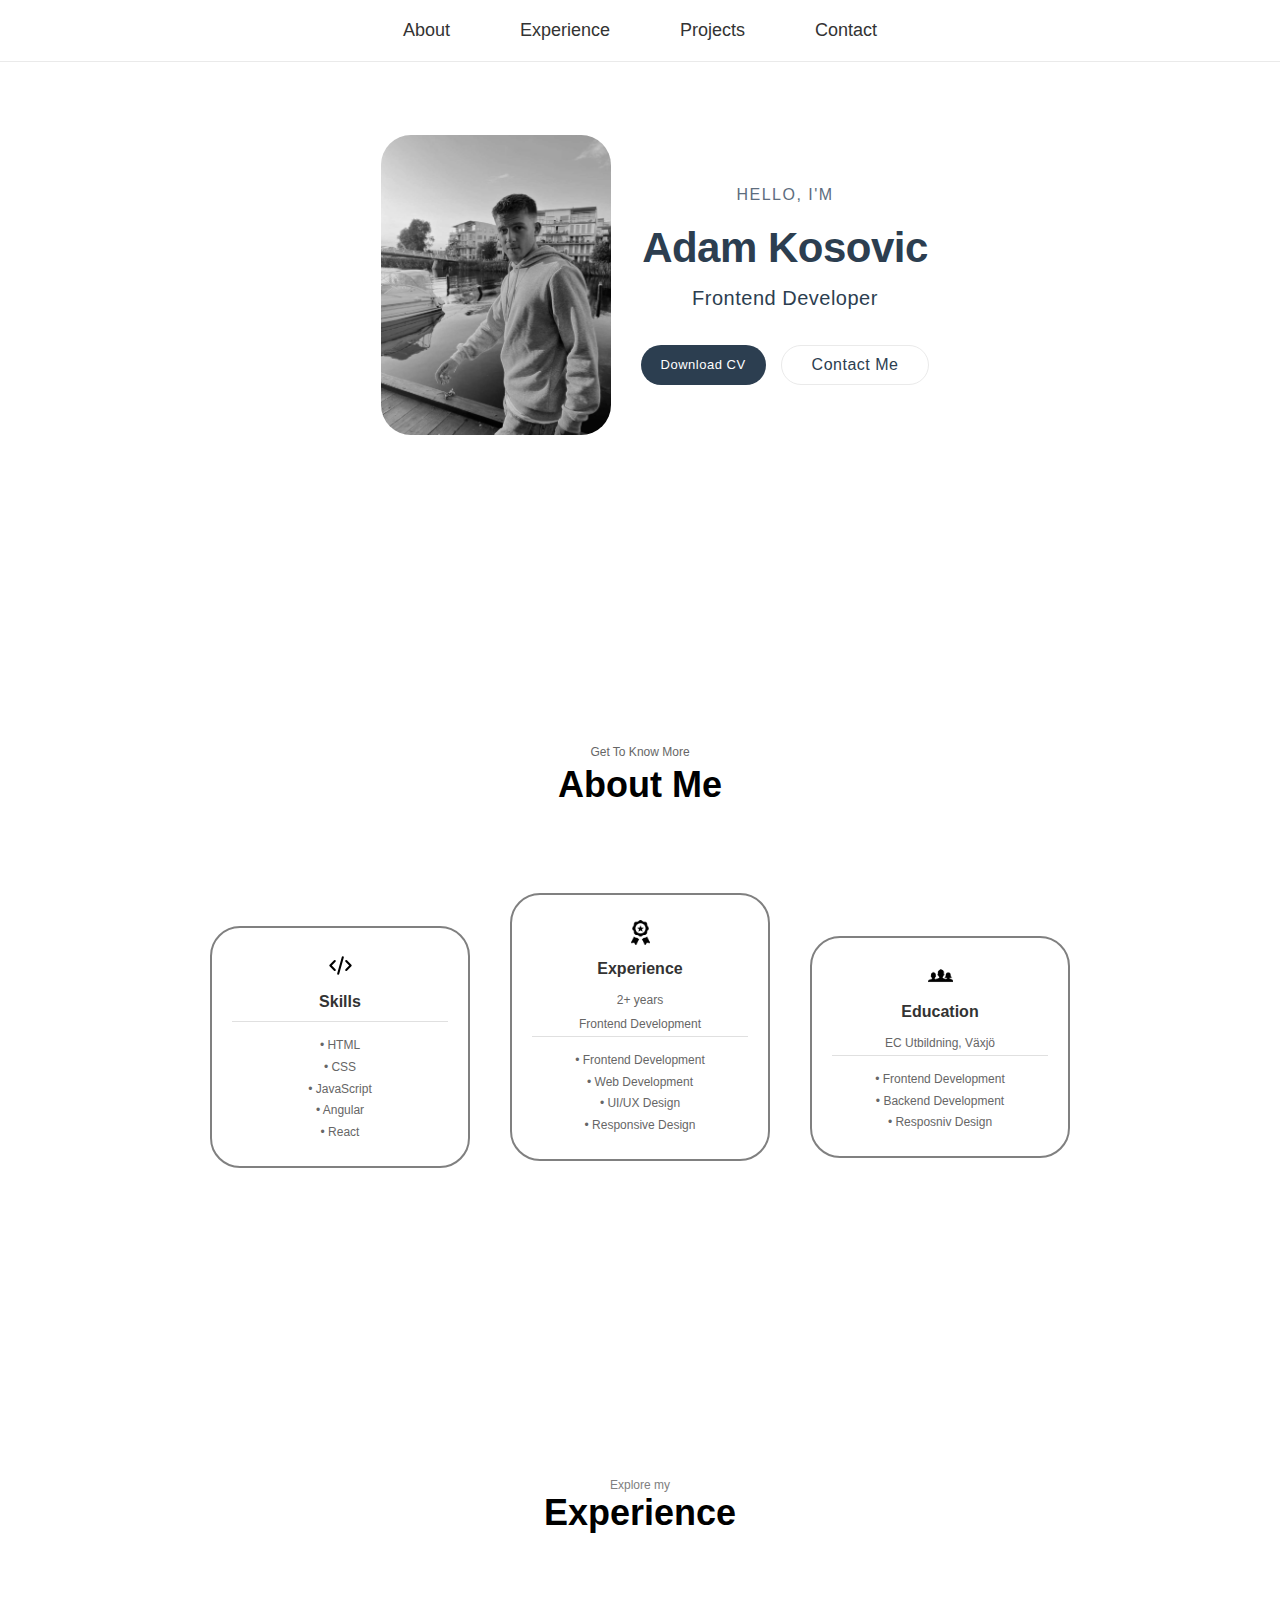
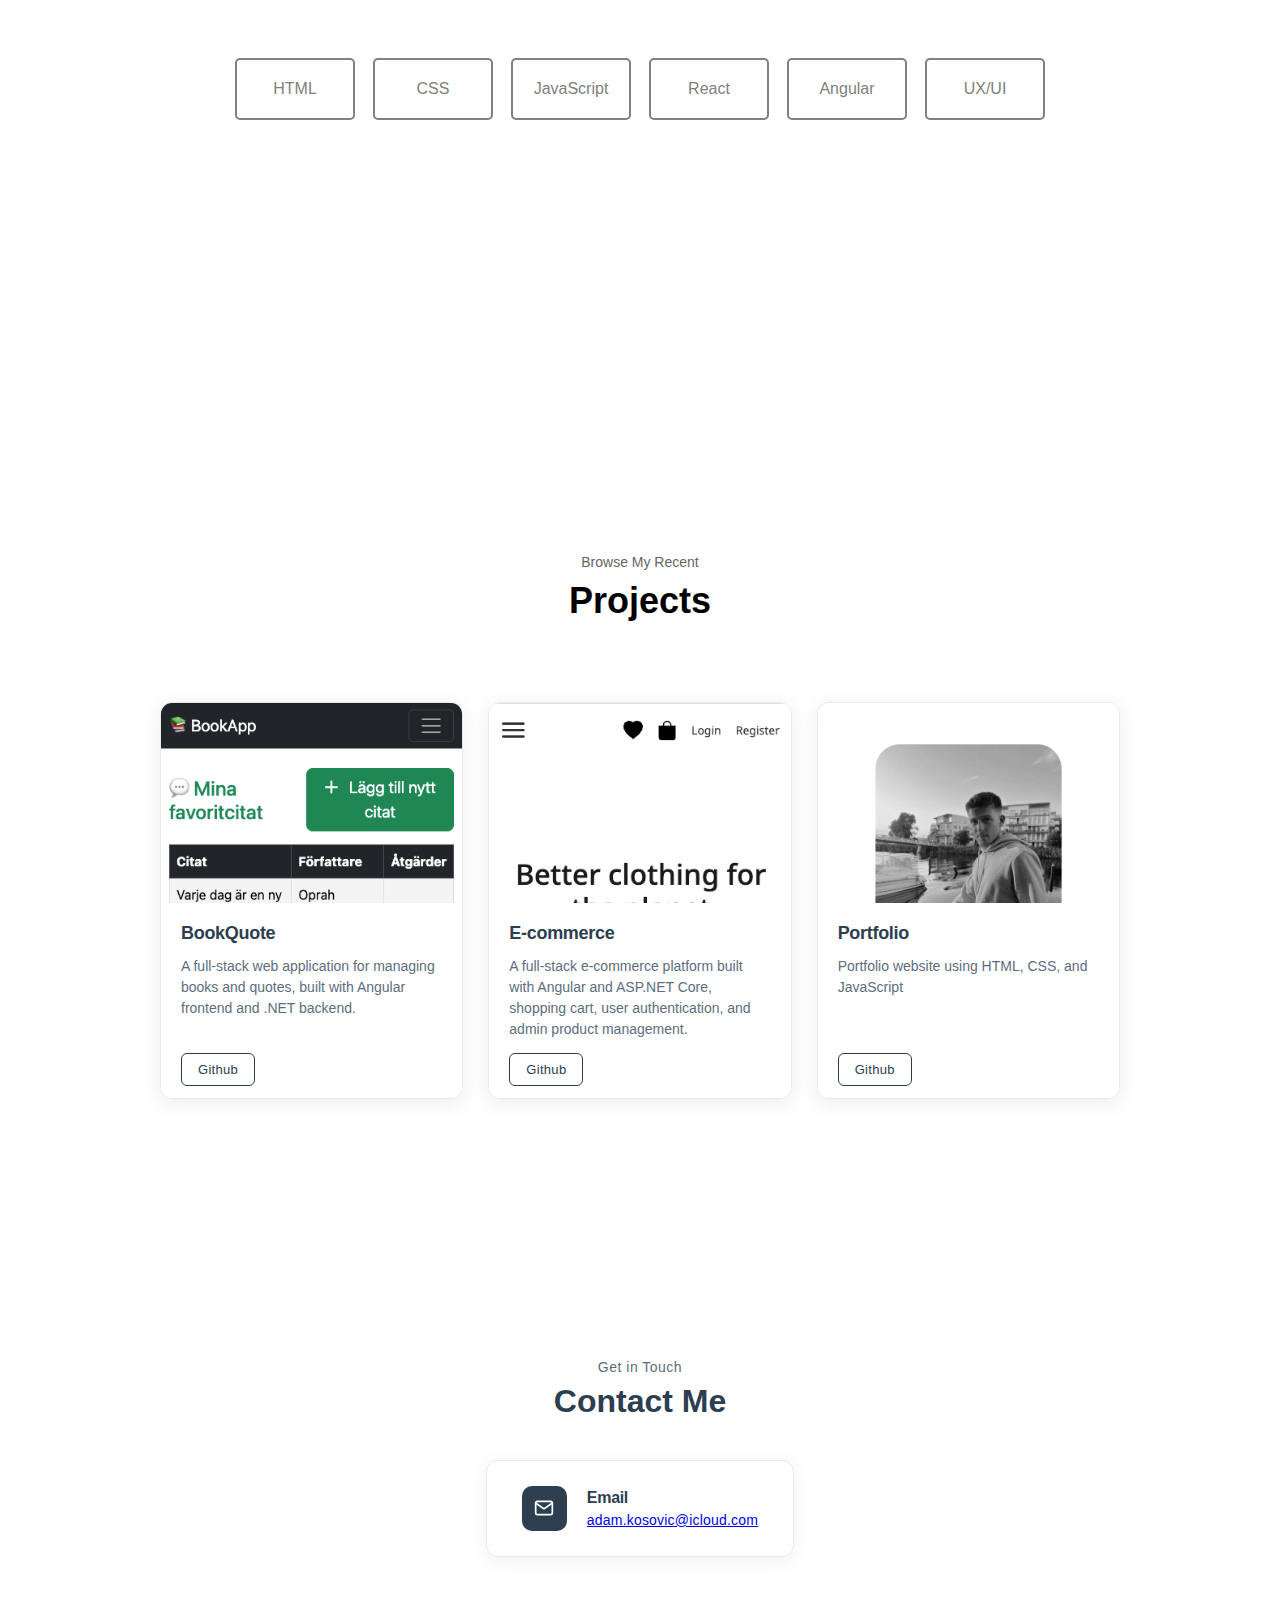
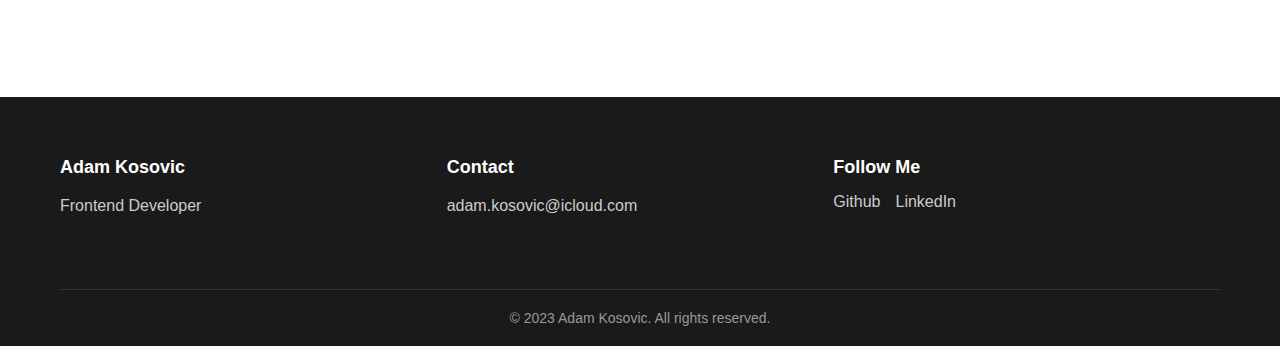
<file: docs/index.html>
<!DOCTYPE html>
<html lang="en">
  <head>
    <meta charset="UTF-8" />
    <meta name="viewport" content="width=device-width, initial-scale=1.0" />
    <title>Portfolio</title>
    <link rel="stylesheet" href="style.css" />
    <script src="script.js" defer></script>
  </head>
  <body>
      <header class="top-nav">
        <nav class="top-nav-container">
          <ul class="top-nav-list">
            <li><a href="#about" class="nav-link">About</a></li>
            <li><a href="#experience" class="nav-link">Experience</a></li>
            <li><a href="#projects" class="nav-link">Projects</a></li>
            <li><a href="#contact" class="nav-link">Contact</a></li>
          </ul>
        </nav>
      </header>
      <section>
        <div class="body-container">
          <div class="profile-div-img">
            <img
              src="https://adamkosovic.github.io/portfolio/image/IMG_7302 2.jpg"
              alt="Profilbild"
              class="profile-img"
            />
          </div>
          <div class="profile-info">
            <p>Hello, I'm</p>
            <h2>Adam Kosovic</h2>
            <h4>Frontend Developer</h4>
            <div>
              <button class="profile-button1">Download CV</button>
              <button class="profile-button2">
              <a href="mailto:adam.kosovic@icloud.com" target="_blank">Contact Me</a> 
            </div>
          </div>
        </div>
      </section>
      <section id="about">
        <div class="aboutMe">
          <div class="aboutMe-titel">
            <p>Get To Know More</p>
            <h2>About Me</h2>
          </div>
          <div class="aboutMe-2">
            <div class="aboutMe-info">
              <div class="aboutMe-info-detail">
                <img
                  src="./image/skillsIcon.svg"
                  alt="skills"
                  class="aboutMe-icon"
                />
                <h5>Skills</h5>
                <div class="skills-details">
                  <p>• HTML</p>
                  <p>• CSS</p>
                  <p>• JavaScript</p>
                  <p>• Angular</p>
                  <p>• React</p>
                </div>
              </div>
              <div class="aboutMe-info-detail">
                <img
                  src="https://adamkosovic.github.io/portfolio/image/medal.webp"
                  alt="medalj"
                  class="aboutMe-icon"
                />
                <h5>Experience</h5>
                <p>2+ years</p>
                <p>Frontend Development</p>
                <div class="experience-details">
                  <p>• Frontend Development</p>
                  <p>• Web Development</p>
                  <p>• UI/UX Design</p>
                  <p>• Responsive Design</p>
                </div>
              </div>
              <div class="aboutMe-info-detail">
                <img
                  src="https://adamkosovic.github.io/portfolio/image/education.webp"
                  alt="group-people"
                  class="aboutMe-icon"
                />
                <h5>Education</h5>
                <p>EC Utbildning, Växjö</p>
                <div class="education-details">
                  <p>• Frontend Development</p>
                  <p>• Backend Development</p>
                  <p>• Resposniv Design</p>
                </div>
              </div>
            </div>
          </div>
        </div>
      </section>
      <section id="experience">
        <div class="section-experiance">
          <div class="div-experiance">
            <p>Explore my</p>
            <h2>Experience</h2>
          </div>
          <div>
            <div class="experaince-list">
              <ul>
                <li>HTML</li>
                <li>CSS</li>
                <li>JavaScript</li>
                <li>React</li>
                <li>Angular</li>
                <li>UX/UI</li>
              </ul>
            </div>
          </div>
        </div>
      </section>
      <section id="projects">
        <div class="section-projects">
          <div class="div-projects">
            <p>Browse My Recent</p>
            <h2>Projects</h2>
          </div>
          <div class="projects-container">
            <div class="project-card">
              <div class="project-image">
                <img src="./image/bookquote.png" alt="BookQuote" />
              </div>
              <div class="project-content">
                <h3>BookQuote</h3>
                <p>
                  A full-stack web application for managing books and quotes,
                  built with Angular frontend and .NET backend.
                </p>
                <div class="project-links">
                  <a
                    href="https://github.com/adamkosovic/BookQuote"
                    target="_blank"
                    class="project-button"
                    >Github</a
                  >
                </div>
              </div>
            </div>

            <div class="project-card">
              <div class="project-image">
                <img src="./image/e-commerce.png" alt="E-commerce" />
              </div>
              <div class="project-content">
                <h3>E-commerce</h3>
                <p>
                  A full-stack e-commerce platform built with Angular and ASP.NET
                  Core, shopping cart, user authentication, and admin product
                  management.
                </p>
                <div class="project-links">
                  <a
                    href="https://github.com/adamkosovic/E-commerce"
                    target="_blank"
                    class="project-button"
                    >Github</a
                  >
                </div>
              </div>
            </div>

            <div class="project-card">
              <div class="project-image">
                <img src="./image/portfolio.png" alt="Project Three" />
              </div>
              <div class="project-content">
                <h3>Portfolio</h3>
                <p>Portfolio website using HTML, CSS, and JavaScript</p>
                <div class="project-links">
                  <a
                    href="https://github.com/adamkosovic/Portfolio"
                    target="_blank"
                    class="project-button"
                    >Github</a
                  >
                </div>
              </div>
            </div>
          </div>
        </div>
      </section>
      <section id="contact">
        <div class="section-contactMe">
          <div class="div-contactMe">
            <p>Get in Touch</p>
            <h2>Contact Me</h2>
          </div>
          <div class="contact-container">
            <div class="contact-card">
              <div class="contact-icon">
                <svg
                  xmlns="http://www.w3.org/2000/svg"
                  width="24"
                  height="24"
                  viewBox="0 0 24 24"
                  fill="none"
                  stroke="currentColor"
                  stroke-width="2"
                  stroke-linecap="round"
                  stroke-linejoin="round"
                >
                  <path
                    d="M4 4h16c1.1 0 2 .9 2 2v12c0 1.1-.9 2-2 2H4c-1.1 0-2-.9-2-2V6c0-1.1.9-2 2-2z"
                  ></path>
                  <polyline points="22,6 12,13 2,6"></polyline>
                </svg>
              </div>
              <div class="contact-info">
                <h3>Email</h3>
                <p>
                  <a
                    href="mailto:adam.kosovic@icloud.com"
                    class="contact-email-link"
                    >adam.kosovic@icloud.com</a
                  >
                </p>
              </div>
            </div>
          </div>
        </div>
      </section>
      <footer class="footer">
        <div class="footer-container">
          <div class="footer-content">
            <div class="footer-section">
              <h3>Adam Kosovic</h3>
              <p>Frontend Developer</p>
            </div>
            <div class="footer-section">
              <h3>Contact</h3>
              <p>
                <a href="mailto:adam.kosovic@icloud.com" class="email-link"
                  >adam.kosovic@icloud.com</a
                >
              </p>
            </div>
            <div class="footer-section">
              <h3>Follow Me</h3>
              <div class="social-links">
                <a
                  href="https://github.com/adamkosovic"
                  class="social-link"
                  target="_blank"
                  >Github</a
                >
                <a
                  href="https://www.linkedin.com/in/adamkosovic/"
                  class="social-link"
                  target="_blank"
                  >LinkedIn</a
                >
              </div>
            </div>
          </div>
          <div class="footer-bottom">
            <p>&copy; 2023 Adam Kosovic. All rights reserved.</p>
          </div>
        </div>
      </footer>
  </body>
</html>
</file>
<file: docs/style.css>
* {
  font-family: Arial, Helvetica, sans-serif;
  margin: 0;
  padding: 0;
  box-sizing: border-box;
}

html, body {
  overflow-x: hidden;
  width: 100%;
  max-width: 100%;
}

/* plats för fixed navbaren – justera höjden vid behov */
body {
  padding-top: 70px;
}

/* sektioner */
.section-experiance,
.section-projects,
.section-contactMe,
.footer {
  width: 100%;
  position: relative;
  overflow-x: visible;
  box-sizing: border-box;
}

/* NAVBAR – det här gör att den hänger med */
.top-nav {
  position: fixed;
  top: 0;
  left: 0;
  width: 100%;
  z-index: 999;
  background-color: white;
  border-bottom: 1px solid #eaeaea;
}

/* innehållet i navbaren */
.top-nav-container {
  display: flex;
  justify-content: center;
  margin: 0 auto;
  max-width: 1200px;
  width: 100%;
  padding: 20px;
}

.top-nav-list {
  display: flex;
  list-style: none;
  gap: 50px;
  margin: 0;
  padding: 0;
}

.top-nav-list li a {
  text-decoration: none;
  color: #333;
  font-size: 18px;
  padding: 5px 10px;
  border-radius: 4px;
  transition: color 0.3s ease, background 0.3s ease;
}
.nav-container h2 {
  font-size: 28px;
  font-weight: 700;
  margin: 0;
}

.nav-div-ul {
  display: flex;
}

.nav-list {
  display: flex;
}

.nav-list li {
  list-style: none;
  margin-right: 50px;
  display: flex;
  align-items: center;
  cursor: pointer;
  font-size: 22px;
}

.nav-list li a {
  text-decoration: none;
  color: #333;
  transition: color 0.3s ease;
  padding: 5px 10px;
  border-radius: 4px;
}

.nav-list li a:hover {
  color: #333;
}

.nav-list li a.active {
  color: #333;
  background-color: rgba(0, 123, 255, 0.1);
}


/* Nav slutar */

.body-container {
  display: flex;
  justify-content: center;
  align-items: center;
  min-height: auto;
  padding: 35px;
  margin: 0 auto;
  max-width: 900px;
  margin-bottom: 120px;
}

.profile-div-img {
  display: flex;
  justify-content: center;
  align-items: center;
  gap: 50px;
  padding: 30px;
}

.profile-img {
  height: 300px;
  width: 230px;
  border-radius: 30px;
}

.profile-info {
  text-align: center;
  padding: 0;
  background: transparent;
  border: none;
  box-shadow: none;
  width: auto;
  height: auto;
  display: flex;
  flex-direction: column;
  justify-content: center;
  align-items: center;
}

.profile-info p {
  font-size: 16px;
  font-weight: 500;
  color: #5d6d7e;
  letter-spacing: 1.5px;
  text-transform: uppercase;
  margin-bottom: 20px;
}

.profile-info h2 {
  font-size: 42px;
  margin-bottom: 15px;
  font-weight: 600;
  color: #2c3e50;
  letter-spacing: -0.5px;
}

.profile-info h4 {
  font-size: 20px;
  font-weight: 500;
  margin-bottom: 35px;
  color: #2c3e50;
  letter-spacing: 0.5px;
}

.profile-info a {
  text-decoration: none;
  color: #2c3e50;
  font-size: 16px;
  font-weight: 500;
  transition: all 0.3s ease;
  padding: 5px 10px;
  border-radius: 4px;
}

.profile-info div {
  display: flex;
  gap: 15px;
}

.profile-button1,
.profile-button2 {
  padding: 12px 25px;
  font-size: 15px;
  border-radius: 25px;
}

.profile-button1 {
  border: none;
  background-color: #2c3e50;
  color: white;
  padding: 10px 20px;
  border-radius: 25px;
  cursor: pointer;
  font-size: 13px;
  font-weight: 500;
  transition: all 0.3s ease;
  letter-spacing: 0.5px;
}

.profile-button2 {
  background-color: white;
  color: #2c3e50;
  padding: 10px 20px;
  border-radius: 25px;
  border: 1px solid #eaeaea;
  cursor: pointer;
  font-size: 13px;
  font-weight: 500;
  transition: all 0.3s ease;
  letter-spacing: 0.5px;
}

.profile-button1:hover,
.profile-button2:hover {
  transform: translateY(-2px);
  box-shadow: 0 4px 12px rgba(44, 62, 80, 0.15);
}

.profile-button1:hover {
  background-color: #1a252f;
}

.profile-button2:hover {
  background-color: #f8f9fa;
}

/* Profile slutar */


.aboutMe {
  padding: 120px 20px;
  margin-bottom: 60px;
  margin-top: 60px;
}

.aboutMe-titel {
  display: flex;
  flex-direction: column;
  align-items: center;
  margin: 0px;
  margin-bottom: 80px;
}

.aboutMe-titel p {
  font-size: 12px;
  color: grey;
  font-weight: 400;
}

.aboutMe-titel h2{
  margin: 0px;
  font-size: 36px;
  font-weight: 600;
}

.aboutMe-img {
  height: 300px;
  width: 230px;
  border-radius: 30px;
}

.aboutMe-2 {
  display: flex;
  flex-direction: column;
}

.aboutMe-info {
  display: flex;
  justify-content: center;
  gap: 20px;
  align-items: center;
  flex-wrap: wrap;
}

.aboutMe-info-detail {
  border: 2px solid grey;
  border-radius: 30px;
  text-align: center;
  margin: 10px;
  margin-top: 30px;
  height: auto;
  width: 230px;
  padding: 20px;
  display: flex;
  flex-direction: column;
  flex: 1;
  min-width: 230px;
  max-width: 260px;
}

.aboutMe-info-detail:nth-child(1),
.aboutMe-info-detail:nth-child(3) {
  margin-top: 40px;
}

.aboutMe-info-detail:nth-child(2) {
  margin-top: 0;
}

.experience-details,
.education-details,
.skills-details {
  padding-top: 10px;
  border-top: 1px solid #e0e0e0;
  text-align: center;
}

.experience-details p,
.education-details p,
.skills-details p {
  font-size: 12px;
  color: #666;
  margin: 5px 0;
  line-height: 1.4;
  text-align: center;
}

.aboutMe h5 {
  font-size: 16px;
  margin: 10px 0;
  color: #333;
  text-align: center;
}

.aboutMe p {
  font-size: 12px;
  color: #666;
  font-weight: 400;
  margin: 5px 0;
  text-align: center;
}

.aboutMe-icon {
  height: 25px;
  width: 25px;
  margin: 5px auto;
  display: block;
}

.aboutMe-info-text {
  padding: 50px;
}

/* Nästa sektion */

.section-experiance {
  padding: 120px 20px;
  background-color: white;
  margin-bottom: 60px;
}

.div-experiance {
  display: flex;
  flex-direction: column;
  align-items: center;
  margin-bottom: 80px;
}

.div-experiance  p {
  font-size: 12px;
  color: grey;
  font-weight: 400;
}

.div-experiance  h2{
  margin: 0px;
  font-size: 36px;
  font-weight: 600;
}

.experaince-list {
  max-width: 1200px;
  margin: 50px auto 0;
  text-align: center;
}

.experaince-list ul {
  padding: 20px;
  height: 150px;
  display: flex;
  align-items: center;
  justify-content: center;
  flex-wrap: wrap;
  gap: 10px;
}

.experaince-list li {
  list-style: none;
  margin: 4px;
  border: 2px solid grey;
  color: grey;
  border-radius: 5px;
  padding: 20px;
  text-align: center;
  min-width: 120px;
}

/* Nästa sektion */

#projects {
  margin-top: 150px;
}

.section-projects {
  margin-top: 100px;
  padding: 120px 20px;
  background-color: white;
  margin-bottom: 60px;
}

.div-projects {
  text-align: center;
  margin-bottom: 80px;
}

.div-projects p {
  color: #666;
  font-size: 14px;
  margin-bottom: 10px;
}

.div-projects h2 {
  font-size: 36px;
  font-weight: 600;
  margin: 0;
}

.projects-container {
  display: grid;
  grid-template-columns: repeat(3, 1fr);
  gap: 25px;
  max-width: 1000px;
  margin: 0 auto;
  padding: 0 20px;
  grid-auto-rows: 1fr;
}

.project-card {
  display: flex;
  flex-direction: column;
  background: white;
  border-radius: 12px;
  overflow: hidden;
  box-shadow: 0 4px 20px rgba(0, 0, 0, 0.08);
  transition: all 0.3s ease;
  border: 1px solid #eaeaea;
  max-width: 320px;
  margin: 0 auto;
  height: 100%;
}


.project-image {
  width: 100%;
  height: 200px;
  overflow: hidden;
  position: relative;
}

.project-image img {
  width: 100%;
  object-fit: contain;
  transition: transform 0.4s ease;
}

.project-content {
  display: flex;
  flex-direction: column;
  padding: 20px;
  background: white;
  flex: 1;
}

.project-content h3 {
  margin: 0 0 12px 0;
  font-size: 18px;
  font-weight: 600;
  color: #2c3e50;
  letter-spacing: -0.3px;
}

.project-content p {
  color: #5d6d7e;
  font-size: 14px;
  margin-bottom: 20px;
  line-height: 1.5;
}

.project-links {
  margin-top: auto;     
  align-self: flex-start; 
}

.project-button {
  padding: 8px 16px;
  border-radius: 6px;
  text-decoration: none;
  font-size: 13px;
  font-weight: 500;
  transition: all 0.3s ease;
  letter-spacing: 0.3px;
}

.project-button:first-child {
  background-color: #2c3e50;
  color: white;
  border: 1px solid #2c3e50;
}

.project-button:last-child {
  background-color: transparent;
  color: #2c3e50;
  border: 1px solid #2c3e50;
}

.project-button:hover {
  transform: translateY(-2px);
  box-shadow: 0 4px 12px rgba(44, 62, 80, 0.15);
}

.project-button:first-child:hover {
  background-color: #1a252f;
  border-color: #1a252f;
}

.project-button:last-child:hover {
  background-color: #f8f9fa;
}

@media (max-width: 768px) {
  .projects-container {
    grid-template-columns: repeat(2, 1fr);
    gap: 20px;
  }
  
  .project-card {
    max-width: 280px;
  }

  .top-nav-container {
    padding: 10px 12px;
  }

  .top-nav-list {
    gap: 12px;               
    justify-content: center;
  }

  .top-nav-list li a {
    font-size: 14px;       
    padding: 4px 8px;     
  }
}

@media (max-width: 480px) {
  .projects-container {
    grid-template-columns: 1fr;
  }
  
  .project-card {
    max-width: 320px;
  }
  
  .project-image {
    height: 180px;
  }

  .top-nav-list {
    gap: 8px;
  }

  .top-nav-list li a {
    font-size: 13px;
    padding: 3px 6px;
  }
}

@media screen and (max-width: 768px) {
  #projects {
    margin-top: 250px;
  }
  
  .section-projects {
    margin-top: 100px;
  }
}

/* nästa sektion */

.section-contactMe {
  padding: 80px 20px;
  background-color: white;
  margin-bottom: 60px;
}

.div-contactMe {
  text-align: center;
  margin-bottom: 40px;
}

.div-contactMe p {
  color: #5d6d7e;
  font-size: 14px;
  margin-bottom: 8px;
  letter-spacing: 0.5px;
}

.div-contactMe h2 {
  font-size: 32px;
  font-weight: 600;
  margin: 0;
  color: #2c3e50;
}

.contact-container {
  max-width: 800px;
  margin: 0 auto;
  padding: 0 20px;
  display: flex;
  justify-content: center;
}

.contact-card {
  display: flex;
  align-items: center;
  gap: 20px;
  padding: 25px 35px;
  border: 1px solid #eaeaea;
  border-radius: 12px;
  background-color: white;
  transition: all 0.3s ease;
  box-shadow: 0 4px 20px rgba(0, 0, 0, 0.06);
  max-width: 400px;
}

.contact-card:hover {
  transform: translateY(-5px);
  box-shadow: 0 8px 25px rgba(0, 0, 0, 0.1);
}

.contact-icon {
  width: 45px;
  height: 45px;
  display: flex;
  align-items: center;
  justify-content: center;
  background-color: #2c3e50;
  border-radius: 10px;
  padding: 10px;
  transition: all 0.3s ease;
}

.contact-card:hover .contact-icon {
  background-color: #1a252f;
}

.contact-icon svg {
  width: 20px;
  height: 20px;
  stroke: white;
}

.contact-info {
  text-align: left;
}

.contact-info h3 {
  margin: 0;
  font-size: 16px;
  color: #2c3e50;
  font-weight: 600;
  letter-spacing: -0.3px;
}

.contact-info p {
  margin: 5px 0 0 0;
  color: #5d6d7e;
  font-size: 14px;
  letter-spacing: 0.2px;
}

@media (max-width: 480px) {
  .contact-card {
    flex-direction: column;
    text-align: center;
    padding: 20px;
    gap: 15px;
  }
  
  .contact-info {
    text-align: center;
  }
  
  .contact-icon {
    width: 40px;
    height: 40px;
  }
}

.bottom-nav {
  background-color: white;
  padding: 20px 0;
  border-top: 1px solid #e0e0e0;
  position: sticky;
  bottom: 0;
  z-index: 100;
}

.bottom-nav-container {
  max-width: 1200px;
  margin: 0 auto;
  padding: 0 20px;
}

.bottom-nav-list {
  display: flex;
  justify-content: center;
  align-items: center;
  list-style: none;
  margin: 0;
  padding: 0;
  gap: 40px;
}

.bottom-nav-list li a {
  text-decoration: none;
  color: #333;
  font-size: 16px;
  font-weight: 500;
  transition: color 0.3s ease;
  padding: 5px 10px;
  border-radius: 4px;
}

.bottom-nav-list li a:hover {
  color: #2c3e50;
}

.bottom-nav-list li a.active {
  color: #2c3e50;
  background-color: rgba(0, 123, 255, 0.1);
}

html {
  scroll-behavior: smooth;
}

@media (max-width: 480px) {
  .bottom-nav-list {
    gap: 20px;
  }
  
  .bottom-nav-list li a {
    font-size: 14px;
  }
}

@media (max-width: 768px) {
  .body-container {
    flex-direction: column;
    text-align: center;
    padding: 80px 20px;
  }

  .profile-div-img {
    flex-direction: column;
    gap: 30px;
    padding: 30px;
  }

  .profile-img {
    margin: 0;
  }

  .aboutMe-info {
    flex-direction: column;
    gap: 20px;
  }

  .aboutMe-info-detail,
  .aboutMe-info-detail2 {
    margin: 10px 0;
  }

  .section-experiance {
    padding: 60px 10px;
    width: 100%;
    overflow-x: visible;
  }
  
  .experaince-list {
    width: 100%;
    overflow-x: visible;
  }
  
  .experaince-list ul {
    display: flex;
    flex-wrap: wrap;
    justify-content: center;
    padding: 10px;
    height: auto;
    gap: 10px;
    width: 100%;
  }
  
  .experaince-list li {
    margin: 5px;
    padding: 15px;
    min-width: auto;
    width: calc(50% - 20px);
    box-sizing: border-box;
  }
}

@media (max-width: 480px) {
  .body-container {
    padding: 60px 20px;
  }

  .aboutMe,
  .section-experiance,
  .section-projects,
  .section-contactMe {
    padding: 60px 20px;
  }
}

/* Footer Styles */
.footer {
  background-color: #1a1a1a;
  color: #fff;
  padding: 60px 0 20px;
  margin-top: 60px;
}

.footer-container {
  max-width: 1200px;
  margin: 0 auto;
  padding: 0 20px;
}

.footer-content {
  display: flex;
  justify-content: space-between;
  flex-wrap: wrap;
  margin-bottom: 40px;
}

.footer-section {
  flex: 1;
  min-width: 250px;
  margin-bottom: 30px;
}

.footer-section h3 {
  font-size: 18px;
  margin-bottom: 15px;
  color: #fff;
}

.footer-section p {
  color: #ccc;
  line-height: 1.6;
}

.email-link {
  color: #ccc;
  text-decoration: none;
  transition: color 0.3s ease;
}

.email-link:hover {
  color: #007bff;
  text-decoration: underline;
}

.social-links {
  display: flex;
  gap: 15px;
}

.social-link {
  color: #ccc;
  text-decoration: none;
  transition: color 0.3s ease;
}

.social-link:hover {
  color: #007bff;
}

.footer-bottom {
  text-align: center;
  padding-top: 20px;
  border-top: 1px solid #333;
}

.footer-bottom p {
  color: #999;
  font-size: 14px;
}

@media (max-width: 768px) {
  .footer-content {
    flex-direction: column;
  }
  
  .footer-section {
    margin-bottom: 30px;
  }
}
</file>
